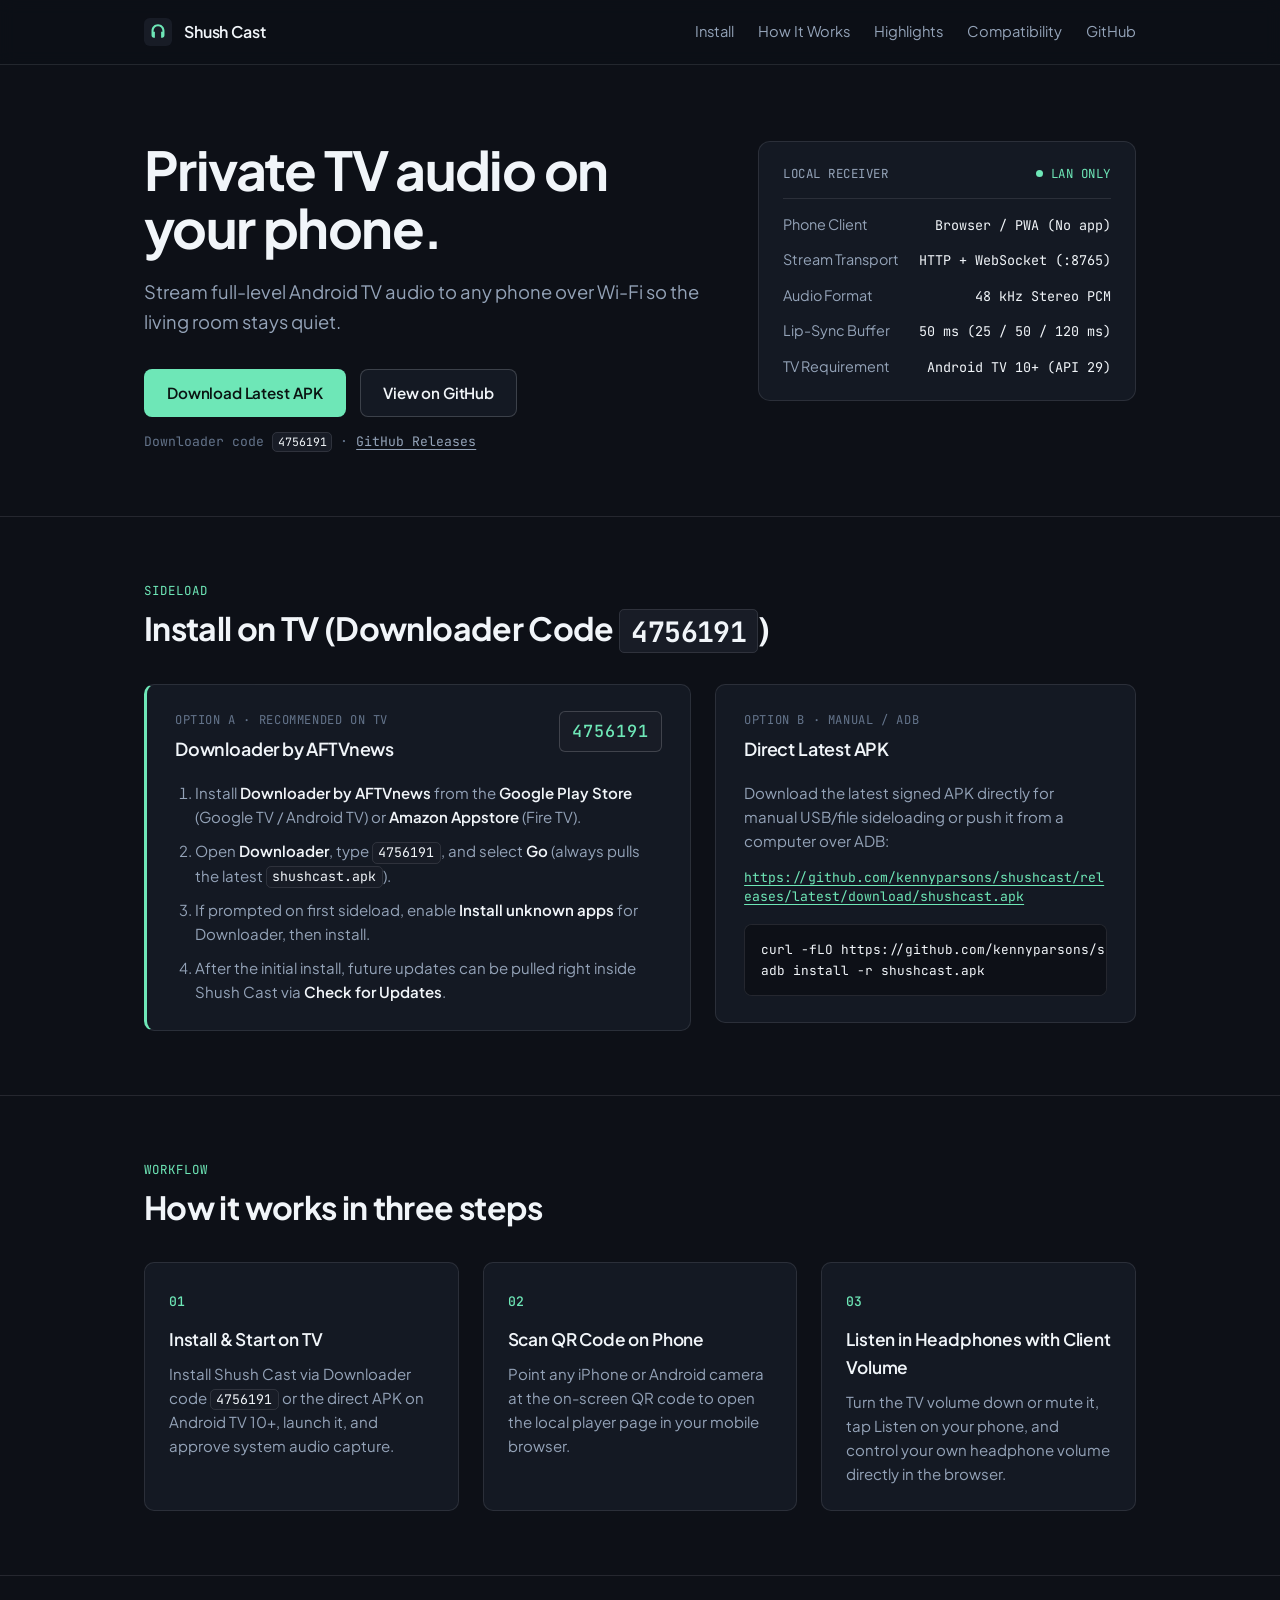
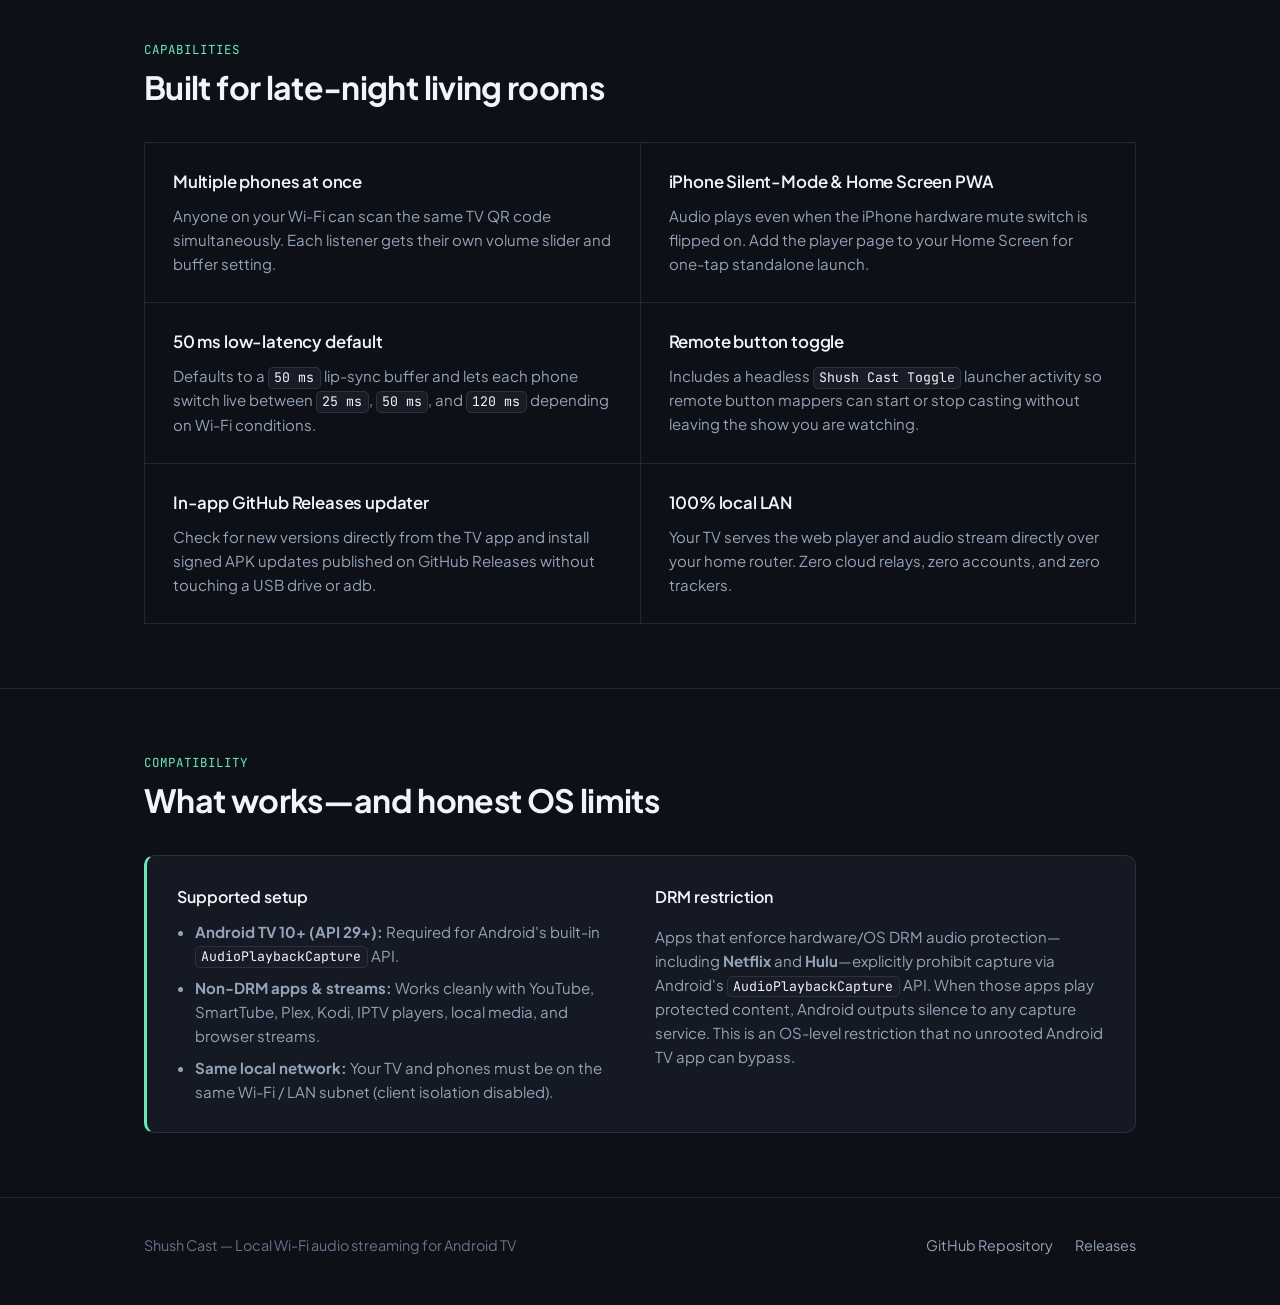
<file: docs/index.html>
<!DOCTYPE html>
<html lang="en">
<head>
  <meta charset="utf-8">
  <meta name="viewport" content="width=device-width, initial-scale=1">
  <title>Shush Cast — Stream Android TV Audio to Your Phone Over Wi-Fi</title>
  <meta name="description" content="Stream full-level Android TV audio to any phone over local Wi-Fi so the living room stays quiet. Open a QR code in Safari or Chrome — no phone app required.">
  <meta property="og:type" content="website">
  <meta property="og:site_name" content="Shush Cast">
  <meta property="og:url" content="https://kennyparsons.github.io/shushcast/">
  <meta property="og:title" content="Shush Cast — Stream Android TV Audio to Your Phone Over Wi-Fi">
  <meta property="og:description" content="Stream full-level Android TV audio to any phone over local Wi-Fi so the living room stays quiet. Open a QR code in Safari or Chrome — no phone app required.">
  <meta property="og:image" content="https://kennyparsons.github.io/shushcast/og-image.png">
  <meta property="og:image:type" content="image/png">
  <meta property="og:image:width" content="1200">
  <meta property="og:image:height" content="630">
  <meta property="og:image:alt" content="Shush Cast — Stream Android TV Audio to Your Phone Over Wi-Fi">
  <meta name="twitter:card" content="summary_large_image">
  <meta name="twitter:title" content="Shush Cast — Stream Android TV Audio to Your Phone Over Wi-Fi">
  <meta name="twitter:description" content="Stream full-level Android TV audio to any phone over local Wi-Fi so the living room stays quiet. Open a QR code in Safari or Chrome — no phone app required.">
  <meta name="twitter:image" content="https://kennyparsons.github.io/shushcast/og-image.png">
  <link rel="icon" type="image/svg+xml" href="icon.svg">
  <link rel="apple-touch-icon" sizes="180x180" href="apple-touch-icon.png">
  <link rel="preconnect" href="https://fonts.googleapis.com">
  <link rel="preconnect" href="https://fonts.gstatic.com" crossorigin>
  <link href="https://fonts.googleapis.com/css2?family=JetBrains+Mono:wght@400;500&family=Plus+Jakarta+Sans:wght@400;500;600;700&display=swap" rel="stylesheet">
  <link rel="stylesheet" href="styles.css">
</head>
<body>
  <header class="site-header">
    <div class="container nav-inner">
      <a class="brand" href="./">
        <img src="icon.svg" alt="" width="28" height="28">
        <span>Shush Cast</span>
      </a>
      <nav class="nav-links" aria-label="Primary">
        <a class="hide-xs" href="#install">Install</a>
        <a class="hide-xs" href="#how-it-works">How It Works</a>
        <a class="hide-xs" href="#highlights">Highlights</a>
        <a class="hide-xs" href="#compatibility">Compatibility</a>
        <a href="https://github.com/kennyparsons/shushcast" target="_blank" rel="noopener">GitHub</a>
      </nav>
    </div>
  </header>

  <main>
    <section class="hero">
      <div class="container hero-grid">
        <div class="hero-copy">
          <h1>Private TV audio on your phone.</h1>
          <p class="hero-lead">
            Stream full-level Android TV audio to any phone over Wi-Fi so the living room stays quiet.
          </p>
          <div class="hero-actions">
            <a id="download-btn" class="btn btn-primary" href="https://github.com/kennyparsons/shushcast/releases/latest/download/shushcast.apk">
              Download Latest APK
            </a>
            <a class="btn btn-secondary" href="https://github.com/kennyparsons/shushcast" target="_blank" rel="noopener">
              View on GitHub
            </a>
          </div>
          <p id="release-meta" class="release-meta">
            Downloader code <code>4756191</code> · <a href="https://github.com/kennyparsons/shushcast/releases/latest">GitHub Releases</a>
          </p>
        </div>

        <aside class="spec-panel" aria-label="Receiver specifications">
          <div class="spec-header">
            <span>Local Receiver</span>
            <span class="spec-status"><span class="spec-dot" aria-hidden="true"></span>LAN Only</span>
          </div>
          <dl class="spec-list">
            <div class="spec-row">
              <dt>Phone Client</dt>
              <dd>Browser / PWA (No app)</dd>
            </div>
            <div class="spec-row">
              <dt>Stream Transport</dt>
              <dd>HTTP + WebSocket (:8765)</dd>
            </div>
            <div class="spec-row">
              <dt>Audio Format</dt>
              <dd>48 kHz Stereo PCM</dd>
            </div>
            <div class="spec-row">
              <dt>Lip-Sync Buffer</dt>
              <dd>50 ms (25 / 50 / 120 ms)</dd>
            </div>
            <div class="spec-row">
              <dt>TV Requirement</dt>
              <dd>Android TV 10+ (API 29)</dd>
            </div>
          </dl>
        </aside>
      </div>
    </section>

    <section id="install" class="section">
      <div class="container">
        <div class="section-header">
          <p class="section-kicker">Sideload</p>
          <h2 class="section-title">Install on TV (Downloader Code <code>4756191</code>)</h2>
        </div>

        <div class="install-grid">
          <article class="install-card install-card-featured">
            <div class="install-card-head">
              <div>
                <p class="install-option">Option A · Recommended on TV</p>
                <h3>Downloader by AFTVnews</h3>
              </div>
              <span class="downloader-code" aria-label="Downloader code 4756191">4756191</span>
            </div>
            <ol class="install-steps">
              <li>
                Install <strong>Downloader by AFTVnews</strong> from the <strong>Google Play Store</strong> (Google TV / Android TV) or <strong>Amazon Appstore</strong> (Fire TV).
              </li>
              <li>
                Open <strong>Downloader</strong>, type <code>4756191</code>, and select <strong>Go</strong> (always pulls the latest <code>shushcast.apk</code>).
              </li>
              <li>
                If prompted on first sideload, enable <strong>Install unknown apps</strong> for Downloader, then install.
              </li>
              <li>
                After the initial install, future updates can be pulled right inside Shush Cast via <strong>Check for Updates</strong>.
              </li>
            </ol>
          </article>

          <article class="install-card">
            <div class="install-card-head">
              <div>
                <p class="install-option">Option B · Manual / ADB</p>
                <h3>Direct Latest APK</h3>
              </div>
            </div>
            <p class="install-desc">
              Download the latest signed APK directly for manual USB/file sideloading or push it from a computer over ADB:
            </p>
            <p class="install-url-wrap">
              <a class="install-url" href="https://github.com/kennyparsons/shushcast/releases/latest/download/shushcast.apk">
                https://github.com/kennyparsons/shushcast/releases/latest/download/shushcast.apk
              </a>
            </p>
            <pre class="install-cmd"><code>curl -fLO https://github.com/kennyparsons/shushcast/releases/latest/download/shushcast.apk
adb install -r shushcast.apk</code></pre>
          </article>
        </div>
      </div>
    </section>

    <section id="how-it-works" class="section">
      <div class="container">
        <div class="section-header">
          <p class="section-kicker">Workflow</p>
          <h2 class="section-title">How it works in three steps</h2>
        </div>

        <div class="steps-grid">
          <article class="step-item">
            <span class="step-num">01</span>
            <h3>Install &amp; Start on TV</h3>
            <p>
              Install Shush Cast via Downloader code <code>4756191</code> or the direct APK on Android TV 10+, launch it, and approve system audio capture.
            </p>
          </article>
          <article class="step-item">
            <span class="step-num">02</span>
            <h3>Scan QR Code on Phone</h3>
            <p>
              Point any iPhone or Android camera at the on-screen QR code to open the local player page in your mobile browser.
            </p>
          </article>
          <article class="step-item">
            <span class="step-num">03</span>
            <h3>Listen in Headphones with Client Volume</h3>
            <p>
              Turn the TV volume down or mute it, tap Listen on your phone, and control your own headphone volume directly in the browser.
            </p>
          </article>
        </div>
      </div>
    </section>

    <section id="highlights" class="section">
      <div class="container">
        <div class="section-header">
          <p class="section-kicker">Capabilities</p>
          <h2 class="section-title">Built for late-night living rooms</h2>
        </div>

        <div class="highlights-grid">
          <article class="highlight-item">
            <h3>Multiple phones at once</h3>
            <p>
              Anyone on your Wi-Fi can scan the same TV QR code simultaneously. Each listener gets their own volume slider and buffer setting.
            </p>
          </article>
          <article class="highlight-item">
            <h3>iPhone Silent-Mode &amp; Home Screen PWA</h3>
            <p>
              Audio plays even when the iPhone hardware mute switch is flipped on. Add the player page to your Home Screen for one-tap standalone launch.
            </p>
          </article>
          <article class="highlight-item">
            <h3>50 ms low-latency default</h3>
            <p>
              Defaults to a <code>50 ms</code> lip-sync buffer and lets each phone switch live between <code>25 ms</code>, <code>50 ms</code>, and <code>120 ms</code> depending on Wi-Fi conditions.
            </p>
          </article>
          <article class="highlight-item">
            <h3>Remote button toggle</h3>
            <p>
              Includes a headless <code>Shush Cast Toggle</code> launcher activity so remote button mappers can start or stop casting without leaving the show you are watching.
            </p>
          </article>
          <article class="highlight-item">
            <h3>In-app GitHub Releases updater</h3>
            <p>
              Check for new versions directly from the TV app and install signed APK updates published on GitHub Releases without touching a USB drive or adb.
            </p>
          </article>
          <article class="highlight-item">
            <h3>100% local LAN</h3>
            <p>
              Your TV serves the web player and audio stream directly over your home router. Zero cloud relays, zero accounts, and zero trackers.
            </p>
          </article>
        </div>
      </div>
    </section>

    <section id="compatibility" class="section">
      <div class="container">
        <div class="section-header">
          <p class="section-kicker">Compatibility</p>
          <h2 class="section-title">What works—and honest OS limits</h2>
        </div>

        <div class="compat-panel">
          <div class="compat-grid">
            <div class="compat-col">
              <h3>Supported setup</h3>
              <ul>
                <li><strong>Android TV 10+ (API 29+):</strong> Required for Android's built-in <code>AudioPlaybackCapture</code> API.</li>
                <li><strong>Non-DRM apps &amp; streams:</strong> Works cleanly with YouTube, SmartTube, Plex, Kodi, IPTV players, local media, and browser streams.</li>
                <li><strong>Same local network:</strong> Your TV and phones must be on the same Wi-Fi / LAN subnet (client isolation disabled).</li>
              </ul>
            </div>
            <div class="compat-col">
              <h3>DRM restriction</h3>
              <p>
                Apps that enforce hardware/OS DRM audio protection—including <strong>Netflix</strong> and <strong>Hulu</strong>—explicitly prohibit capture via Android's <code>AudioPlaybackCapture</code> API. When those apps play protected content, Android outputs silence to any capture service. This is an OS-level restriction that no unrooted Android TV app can bypass.
              </p>
            </div>
          </div>
        </div>
      </div>
    </section>
  </main>

  <footer class="site-footer">
    <div class="container footer-inner">
      <span>Shush Cast — Local Wi-Fi audio streaming for Android TV</span>
      <div class="footer-links">
        <a href="https://github.com/kennyparsons/shushcast" target="_blank" rel="noopener">GitHub Repository</a>
        <a href="https://github.com/kennyparsons/shushcast/releases" target="_blank" rel="noopener">Releases</a>
      </div>
    </div>
  </footer>

  <script>
    (function () {
      var API_URL = 'https://api.github.com/repos/kennyparsons/shushcast/releases/latest';
      var btn = document.getElementById('download-btn');
      var meta = document.getElementById('release-meta');

      function formatBytes(bytes) {
        if (!bytes || bytes <= 0) return '';
        var kb = bytes / 1024;
        if (kb < 1024) return Math.round(kb) + ' KB';
        return (kb / 1024).toFixed(2) + ' MB';
      }

      fetch(API_URL, { headers: { 'Accept': 'application/vnd.github+json' } })
        .then(function (res) {
          if (!res.ok) throw new Error('HTTP ' + res.status);
          return res.json();
        })
        .then(function (release) {
          if (!release || !release.tag_name) return;
          var apkAsset = null;
          if (Array.isArray(release.assets)) {
            for (var i = 0; i < release.assets.length; i++) {
              var asset = release.assets[i];
              if (asset && typeof asset.name === 'string' && asset.name.slice(-4).toLowerCase() === '.apk') {
                apkAsset = asset;
                break;
              }
            }
          }

          btn.textContent = 'Download Latest APK (' + release.tag_name + ')';
          if (apkAsset && apkAsset.browser_download_url) {
            btn.href = apkAsset.browser_download_url;
          } else if (release.html_url) {
            btn.href = release.html_url;
          }

          var parts = [release.tag_name];
          if (apkAsset && apkAsset.size) {
            parts.push(formatBytes(apkAsset.size));
          }
          meta.textContent = '';
          meta.appendChild(document.createTextNode(parts.join(' · ') + ' · Downloader '));
          var codeEl = document.createElement('code');
          codeEl.textContent = '4756191';
          meta.appendChild(codeEl);
          meta.appendChild(document.createTextNode(' · '));
          var link = document.createElement('a');
          link.href = release.html_url || 'https://github.com/kennyparsons/shushcast/releases/latest';
          link.textContent = 'Release notes';
          link.target = '_blank';
          link.rel = 'noopener';
          meta.appendChild(link);
        })
        .catch(function () {
          // Keep default fallback link to GitHub Releases.
        });
    })();
  </script>
</body>
</html>
</file>
<file: docs/styles.css>
:root {
  --bg: #0d1017;
  --surface: #141923;
  --surface-elevated: #181c26;
  --border: rgba(241, 245, 249, 0.1);
  --border-strong: rgba(241, 245, 249, 0.18);
  --text: #f1f5f9;
  --text-muted: #94a3b8;
  --text-subtle: #64748b;
  --accent: #6ee7b7;
  --accent-ink: #0a1412;
  --font-sans: 'Plus Jakarta Sans', -apple-system, BlinkMacSystemFont, 'Segoe UI', sans-serif;
  --font-mono: 'JetBrains Mono', ui-monospace, SFMono-Regular, Menlo, monospace;
  --max-width: 1040px;
}

*,
*::before,
*::after {
  box-sizing: border-box;
}

html,
body {
  overflow-x: clip;
}

html {
  color-scheme: dark;
  scroll-behavior: smooth;
}

body {
  margin: 0;
  background-color: var(--bg);
  color: var(--text);
  font-family: var(--font-sans);
  font-size: 16px;
  line-height: 1.6;
  -webkit-font-smoothing: antialiased;
  text-rendering: optimizeLegibility;
}

a {
  color: inherit;
  text-decoration: none;
}

code {
  font-family: var(--font-mono);
  font-size: 0.88em;
  color: var(--text);
  background: var(--surface-elevated);
  border: 1px solid var(--border);
  border-radius: 5px;
  padding: 0.1em 0.4em;
  overflow-wrap: anywhere;
  word-break: break-word;
  max-width: 100%;
}

.container {
  width: 100%;
  max-width: min(var(--max-width), 100%);
  min-width: 0;
  margin: 0 auto;
  padding: 0 24px;
}

.hero-copy,
.spec-panel,
.summary-card,
.install-card,
.step-item,
.highlight-item,
.compat-panel,
.compat-col {
  min-width: 0;
  max-width: 100%;
  min-width: 0;
  max-width: 100%;
}

/* Header */
.site-header {
  border-bottom: 1px solid var(--border);
  background: rgba(13, 16, 23, 0.92);
  backdrop-filter: blur(8px);
  position: sticky;
  top: 0;
  z-index: 20;
}

.nav-inner {
  display: flex;
  align-items: center;
  justify-content: space-between;
  height: 64px;
  gap: 20px;
  min-width: 0;
}

.brand {
  display: inline-flex;
  align-items: center;
  gap: 12px;
  font-weight: 600;
  font-size: 1rem;
  letter-spacing: -0.01em;
}

.brand img {
  width: 28px;
  height: 28px;
  display: block;
}

.nav-links {
  display: flex;
  align-items: center;
  gap: 24px;
  font-size: 0.92rem;
  color: var(--text-muted);
}

.nav-links a:hover,
.nav-links a:focus-visible {
  color: var(--text);
}

/* Hero */
.hero {
  padding: 76px 0 64px;
  border-bottom: 1px solid var(--border);
}

.hero-grid {
  display: grid;
  grid-template-columns: minmax(0, 1.35fr) minmax(0, 0.9fr);
  gap: 48px;
  align-items: start;
}

.hero h1 {
  margin: 0 0 20px;
  font-size: clamp(2.25rem, 4.8vw, 3.35rem);
  font-weight: 700;
  line-height: 1.08;
  letter-spacing: -0.03em;
  color: var(--text);
}

.hero-lead {
  margin: 0 0 32px;
  max-width: 54ch;
  font-size: 1.15rem;
  line-height: 1.65;
  color: var(--text-muted);
}

.hero-actions {
  display: flex;
  flex-wrap: wrap;
  align-items: center;
  gap: 14px;
}

.btn {
  display: inline-flex;
  align-items: center;
  justify-content: center;
  gap: 10px;
  min-height: 48px;
  padding: 0 22px;
  border-radius: 8px;
  font-size: 0.95rem;
  font-weight: 600;
  letter-spacing: -0.01em;
  border: 1px solid transparent;
  transition: background-color 140ms ease, border-color 140ms ease, transform 140ms ease;
  cursor: pointer;
}

.btn:active {
  transform: translateY(1px);
}

.btn-primary {
  background-color: var(--accent);
  color: var(--accent-ink);
}

.btn-primary:hover,
.btn-primary:focus-visible {
  background-color: #86efca;
}

.btn-secondary {
  background-color: var(--surface);
  color: var(--text);
  border-color: var(--border-strong);
}

.btn-secondary:hover,
.btn-secondary:focus-visible {
  background-color: var(--surface-elevated);
  border-color: rgba(241, 245, 249, 0.3);
}

.release-meta {
  margin: 14px 0 0;
  font-family: var(--font-mono);
  font-size: 0.82rem;
  color: var(--text-subtle);
  min-height: 1.4em;
  min-width: 0;
  max-width: 100%;
  overflow-wrap: anywhere;
  word-break: break-word;
}

.release-meta a {
  color: var(--text-muted);
  text-decoration: underline;
  text-underline-offset: 3px;
}

/* Spec Panel */
.spec-panel {
  background-color: var(--surface);
  border: 1px solid var(--border);
  border-radius: 12px;
  padding: 22px 24px;
}

.spec-header {
  display: flex;
  flex-wrap: wrap;
  align-items: center;
  justify-content: space-between;
  gap: 8px;
  padding-bottom: 14px;
  margin-bottom: 14px;
  border-bottom: 1px solid var(--border);
  font-family: var(--font-mono);
  font-size: 0.78rem;
  letter-spacing: 0.04em;
  text-transform: uppercase;
  color: var(--text-muted);
}

.spec-status {
  display: inline-flex;
  align-items: center;
  gap: 8px;
  color: var(--accent);
}

.spec-dot {
  width: 7px;
  height: 7px;
  border-radius: 50%;
  background: var(--accent);
}

.spec-list {
  margin: 0;
  display: grid;
  gap: 12px;
}

.spec-row {
  display: flex;
  flex-wrap: wrap;
  justify-content: space-between;
  align-items: baseline;
  gap: 4px 16px;
  font-size: 0.9rem;
  min-width: 0;
}

.spec-row dt {
  color: var(--text-muted);
  min-width: 0;
}

.spec-row dd {
  margin: 0;
  font-family: var(--font-mono);
  font-size: 0.84rem;
  color: var(--text);
  text-align: right;
  min-width: 0;
  overflow-wrap: anywhere;
}

/* Sections */
.section {
  padding: 64px 0;
  border-bottom: 1px solid var(--border);
}

.section-header {
  margin-bottom: 36px;
}

.section-kicker {
  margin: 0 0 8px;
  font-family: var(--font-mono);
  font-size: 0.78rem;
  letter-spacing: 0.08em;
  text-transform: uppercase;
  color: var(--accent);
}

.section-title {
  margin: 0;
  font-size: clamp(1.55rem, 3vw, 2rem);
  font-weight: 700;
  letter-spacing: -0.02em;
  line-height: 1.2;
  overflow-wrap: break-word;
}

/* Install */
.install-grid {
  display: grid;
  grid-template-columns: minmax(0, 1.3fr) minmax(0, 1fr);
  gap: 24px;
  align-items: start;
}

.install-card {
  background-color: var(--surface);
  border: 1px solid var(--border);
  border-radius: 10px;
  padding: 26px 28px;
  min-width: 0;
  width: 100%;
  max-width: 100%;
  overflow: hidden;
}

.install-card-featured {
  border-left: 3px solid var(--accent);
}

.install-card-head {
  display: flex;
  align-items: flex-start;
  justify-content: space-between;
  gap: 12px 16px;
  margin-bottom: 18px;
}

.install-card-head > div {
  min-width: 0;
  max-width: 100%;
}

.install-option {
  margin: 0 0 4px;
  font-family: var(--font-mono);
  font-size: 0.76rem;
  letter-spacing: 0.05em;
  text-transform: uppercase;
  color: var(--text-subtle);
}

.install-card h3 {
  margin: 0;
  font-size: 1.12rem;
  font-weight: 600;
  letter-spacing: -0.01em;
}

.downloader-code {
  display: inline-flex;
  align-items: center;
  padding: 6px 12px;
  border-radius: 6px;
  background-color: var(--surface-elevated);
  border: 1px solid var(--border-strong);
  font-family: var(--font-mono);
  font-size: 1.05rem;
  font-weight: 500;
  letter-spacing: 0.06em;
  color: var(--accent);
  white-space: nowrap;
}

.install-steps {
  margin: 0;
  padding-left: 20px;
  display: flex;
  flex-direction: column;
  gap: 10px;
  min-width: 0;
  max-width: 100%;
}

.install-steps li {
  font-size: 0.94rem;
  color: var(--text-muted);
  line-height: 1.6;
  min-width: 0;
  overflow-wrap: anywhere;
}

.install-steps strong {
  color: var(--text);
  font-weight: 600;
}

.install-desc {
  margin: 0 0 14px;
  font-size: 0.94rem;
  color: var(--text-muted);
  line-height: 1.6;
}

.install-url-wrap {
  margin: 0 0 16px;
  min-width: 0;
  max-width: 100%;
}

.install-url {
  display: inline-block;
  max-width: 100%;
  font-family: var(--font-mono);
  font-size: 0.82rem;
  line-height: 1.5;
  color: var(--accent);
  text-decoration: underline;
  text-underline-offset: 3px;
  overflow-wrap: anywhere;
  word-break: break-word;
}

.install-url:hover,
.install-url:focus-visible {
  color: #a7f3d0;
}

.install-cmd {
  margin: 0;
  padding: 14px 16px;
  background-color: var(--bg);
  border: 1px solid var(--border);
  border-radius: 8px;
  display: block;
  width: 100%;
  max-width: 100%;
  min-width: 0;
  overflow-x: auto;
  -webkit-overflow-scrolling: touch;
}

.install-cmd code {
  display: block;
  padding: 0;
  border: 0;
  background: transparent;
  font-size: 0.8rem;
  line-height: 1.65;
  color: var(--text);
  white-space: pre;
  overflow-wrap: normal;
  word-break: normal;
  max-width: none;
}

/* Steps */
.steps-grid {
  display: grid;
  grid-template-columns: repeat(3, minmax(0, 1fr));
  gap: 24px;
}

.step-item {
  min-width: 0;
  max-width: 100%;
  background-color: var(--surface);
  border: 1px solid var(--border);
  border-radius: 10px;
  padding: 24px;
}

.step-num {
  display: inline-block;
  margin-bottom: 14px;
  font-family: var(--font-mono);
  font-size: 0.82rem;
  font-weight: 500;
  color: var(--accent);
}

.step-item h3 {
  margin: 0 0 8px;
  font-size: 1.08rem;
  font-weight: 600;
  letter-spacing: -0.01em;
}

.step-item p {
  margin: 0;
  font-size: 0.94rem;
  color: var(--text-muted);
  line-height: 1.6;
}

/* Highlights */
.highlights-grid {
  display: grid;
  grid-template-columns: repeat(2, minmax(0, 1fr));
  border-top: 1px solid var(--border);
  border-left: 1px solid var(--border);
}

.highlight-item {
  min-width: 0;
  max-width: 100%;
  padding: 26px 28px;
  border-right: 1px solid var(--border);
  border-bottom: 1px solid var(--border);
  background: var(--bg);
}

.highlight-item h3 {
  margin: 0 0 8px;
  font-size: 1.05rem;
  font-weight: 600;
  letter-spacing: -0.01em;
}

.highlight-item p {
  margin: 0;
  font-size: 0.94rem;
  color: var(--text-muted);
  line-height: 1.6;
}

/* Limitations */
.compat-panel {
  min-width: 0;
  max-width: 100%;
  background-color: var(--surface);
  border: 1px solid var(--border);
  border-left: 3px solid var(--accent);
  border-radius: 10px;
  padding: 28px 30px;
}

.compat-grid {
  display: grid;
  grid-template-columns: repeat(2, minmax(0, 1fr));
  gap: 28px;
}

.compat-col h3 {
  margin: 0 0 10px;
  font-size: 1rem;
  font-weight: 600;
}

.compat-col p,
.compat-col li {
  font-size: 0.94rem;
  color: var(--text-muted);
  line-height: 1.6;
}

.compat-col ul {
  margin: 0;
  padding-left: 18px;
  display: flex;
  flex-direction: column;
  gap: 8px;
  min-width: 0;
  max-width: 100%;
}

/* Footer */
.site-footer {
  padding: 36px 0 48px;
}

.footer-inner {
  display: flex;
  flex-wrap: wrap;
  align-items: center;
  justify-content: space-between;
  gap: 16px;
  font-size: 0.9rem;
  color: var(--text-subtle);
}

.footer-links {
  display: flex;
  align-items: center;
  gap: 22px;
}

.footer-links a {
  color: var(--text-muted);
}

.footer-links a:hover,
.footer-links a:focus-visible {
  color: var(--text);
}

@media (max-width: 860px) {
  .container {
    max-width: 100%;
  }

  .hero {
    padding: 52px 0 48px;
  }

  .hero-grid {
    grid-template-columns: minmax(0, 1fr);
    gap: 32px;
  }

  .install-grid {
    grid-template-columns: minmax(0, 1fr);
  }

  .steps-grid {
    grid-template-columns: minmax(0, 1fr);
  }

  .highlights-grid {
    grid-template-columns: minmax(0, 1fr);
  }

  .compat-grid {
    grid-template-columns: minmax(0, 1fr);
    gap: 20px;
  }
}

@media (max-width: 540px) {
  .container {
    padding: 0 20px;
  }

  .nav-links {
    gap: 14px;
    font-size: 0.85rem;
  }

  .nav-links .hide-xs {
    display: none;
  }

  .hero-actions {
    flex-direction: column;
    align-items: stretch;
  }

  .btn {
    width: 100%;
  }

  .spec-panel {
    padding: 20px 18px;
  }

  .highlight-item {
    padding: 22px 20px;
  }

  .install-card {
    padding: 22px 20px;
  }

  .install-card-head {
    flex-wrap: wrap;
  }

  .compat-panel {
    padding: 22px 20px;
  }
}

@media (max-width: 420px) {
  .spec-row {
    flex-direction: column;
    align-items: flex-start;
    gap: 2px;
  }

  .spec-row dd {
    text-align: left;
  }
}
</file>
